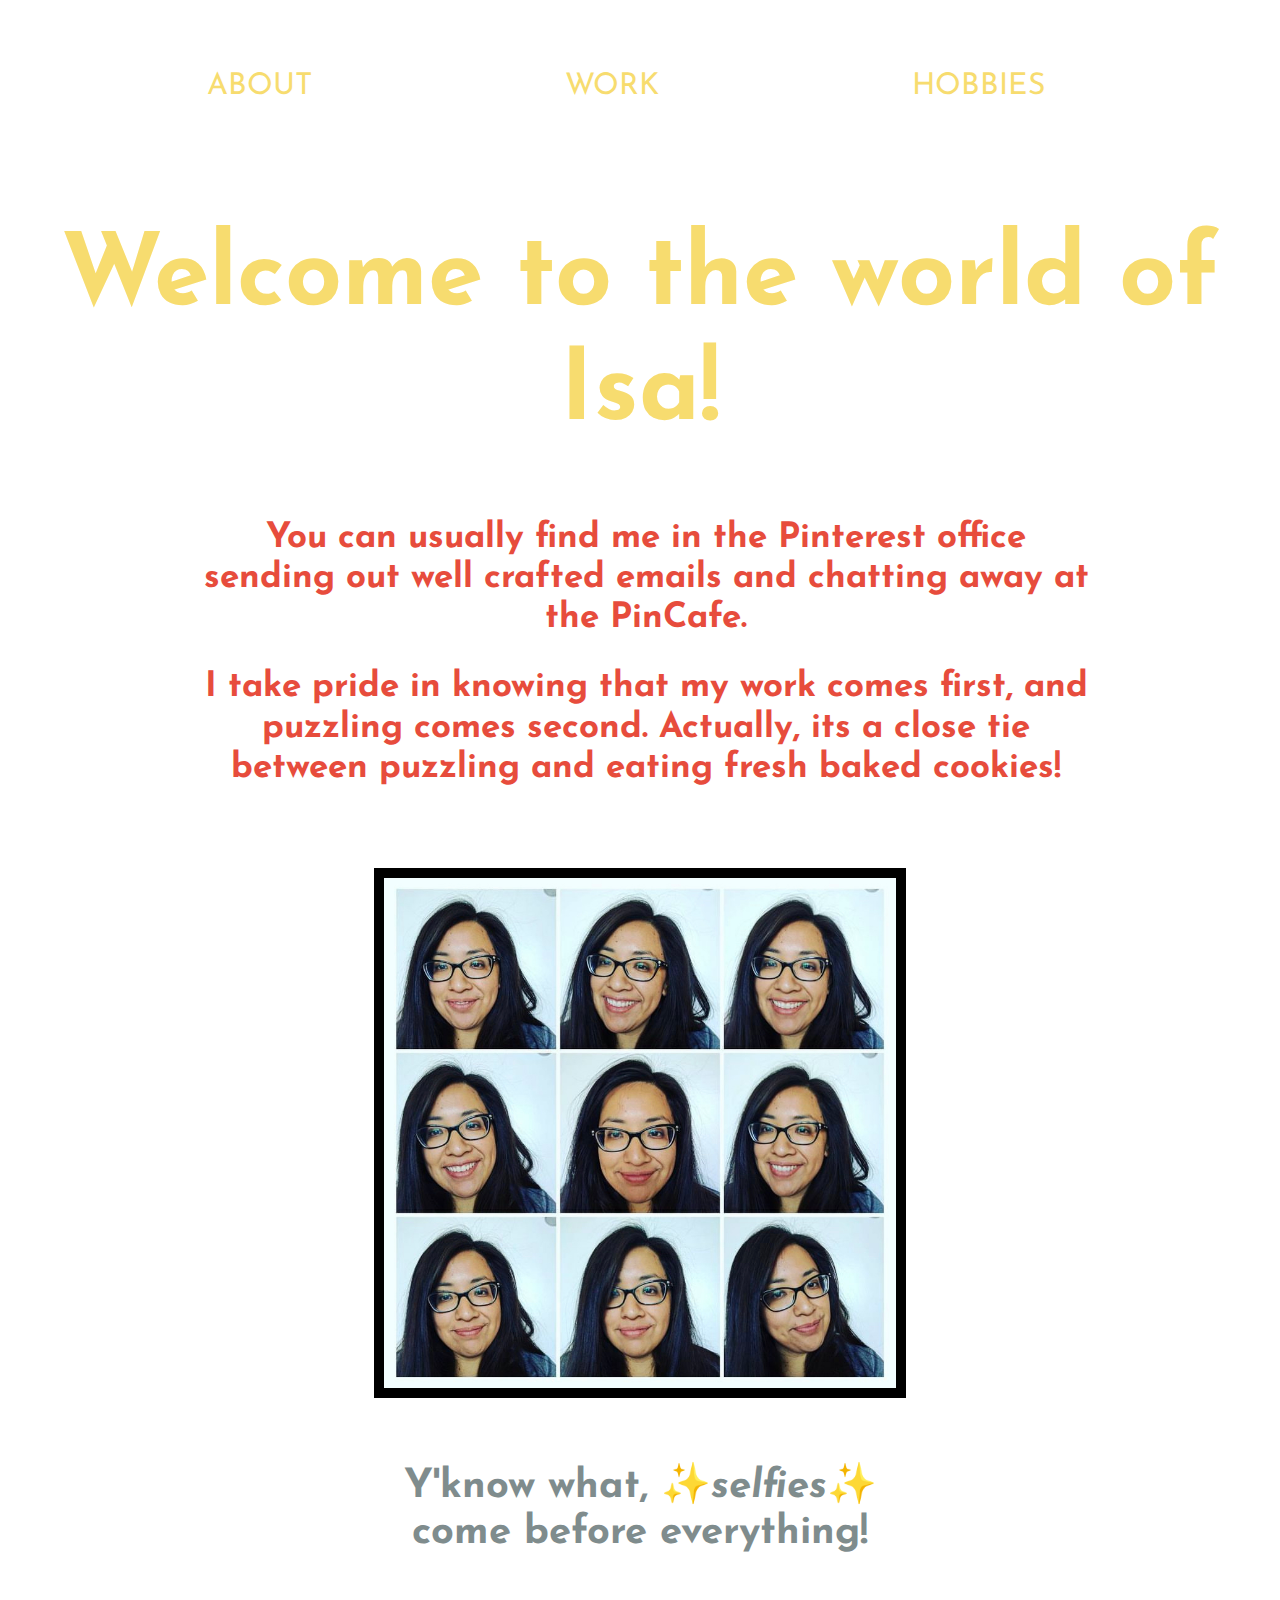
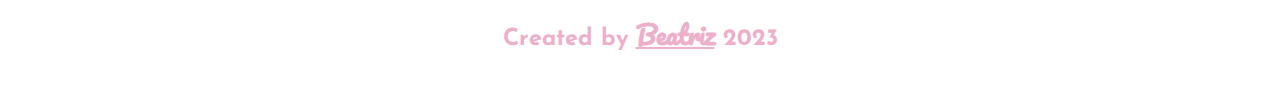
<file: index.html>
<!DOCTYPE html>
<html lang="en">
    <head>
        <meta charset="UTF-8">
        <title>Isaura's Homepage</title>
         <link rel="stylesheet" href="css/normalize.css">
        <link rel="stylesheet" href="css/main.css">
        <link href="https://fonts.googleapis.com/css2?family=Josefin+Sans:wght@600&family=Lobster&family=Pacifico&display=swap" rel="stylesheet">
    </head>
    <body>
        <button onclick="topFunction()" id="myBtn" title="Back to top">Top</button> 
        <script>
            let mybutton = document.getElementById("myBtn");
            window.onscroll = function() {scrollFunction()};
            function scrollFunction() {
                if (document.body.scrollTop > 20 || document.documentElement.scrollTop > 20) {
                    mybutton.style.display = "block";
                } else {
                    mybutton.style.display = "none";
                }
            }
            function topFunction() {
                document.body.scrollTop = 0;
                document.documentElement.scrollTop = 0;
            }
        </script>
        <header>
            <div class="full-width">
                <nav>
                    <ul>
                        <li><a href="about/index.html">About</a></li>
                        <li><a href="work/index.html">Work</a></li>
                        <li><a href="hobbies/index.html">Hobbies</a></li>
                    </ul>
                </nav>
            </div>
            <h1>
                Welcome to the world of Isa!
            </h1>
            <h2>
                You can usually find me in the Pinterest office sending out well crafted emails and chatting away at the PinCafe. 
            </h2>
            <h2>
                I take pride in knowing that my work comes first, and puzzling comes second. Actually, its a close tie between 
                puzzling and eating fresh baked cookies!
            </h2>  
        </header>
        <main>
            <section id="main-html">
                <div class="full-width">
                    <p>
                        <img src="img/isa-selfie-block.png" alt="pictures of Isaura">
                    </p>
                    <h3>
                        Y'know what, ✨<i>selfies</i>✨ <br>come before everything!
                    </h3>
                </div>
            </section>
            <footer>
                <div class="full-width">
                    <h3>
                        Created by <span><a href="https://holabeatriz.com/" target="_blank">Beatriz</a></span> 2023
                    </h3>
                </div>
            </footer>
        </main>
    </body>
</html>
</file>
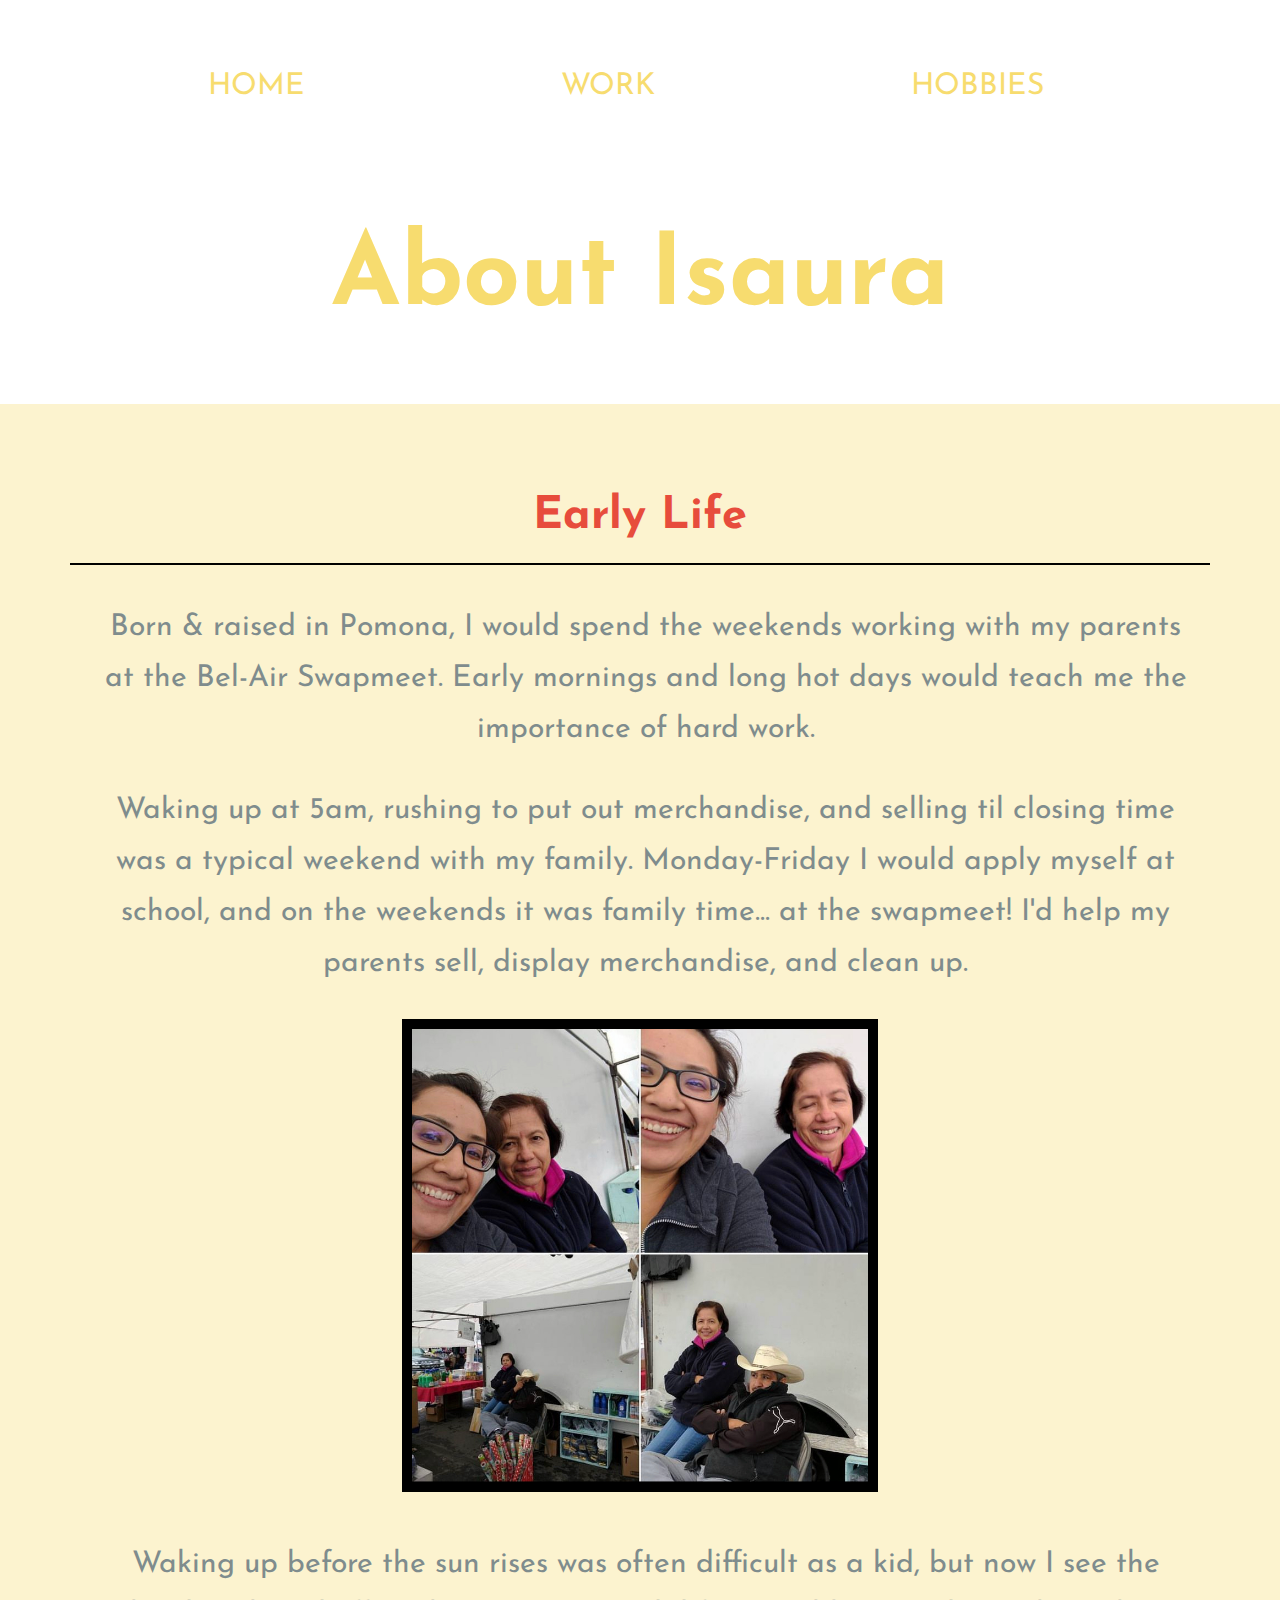
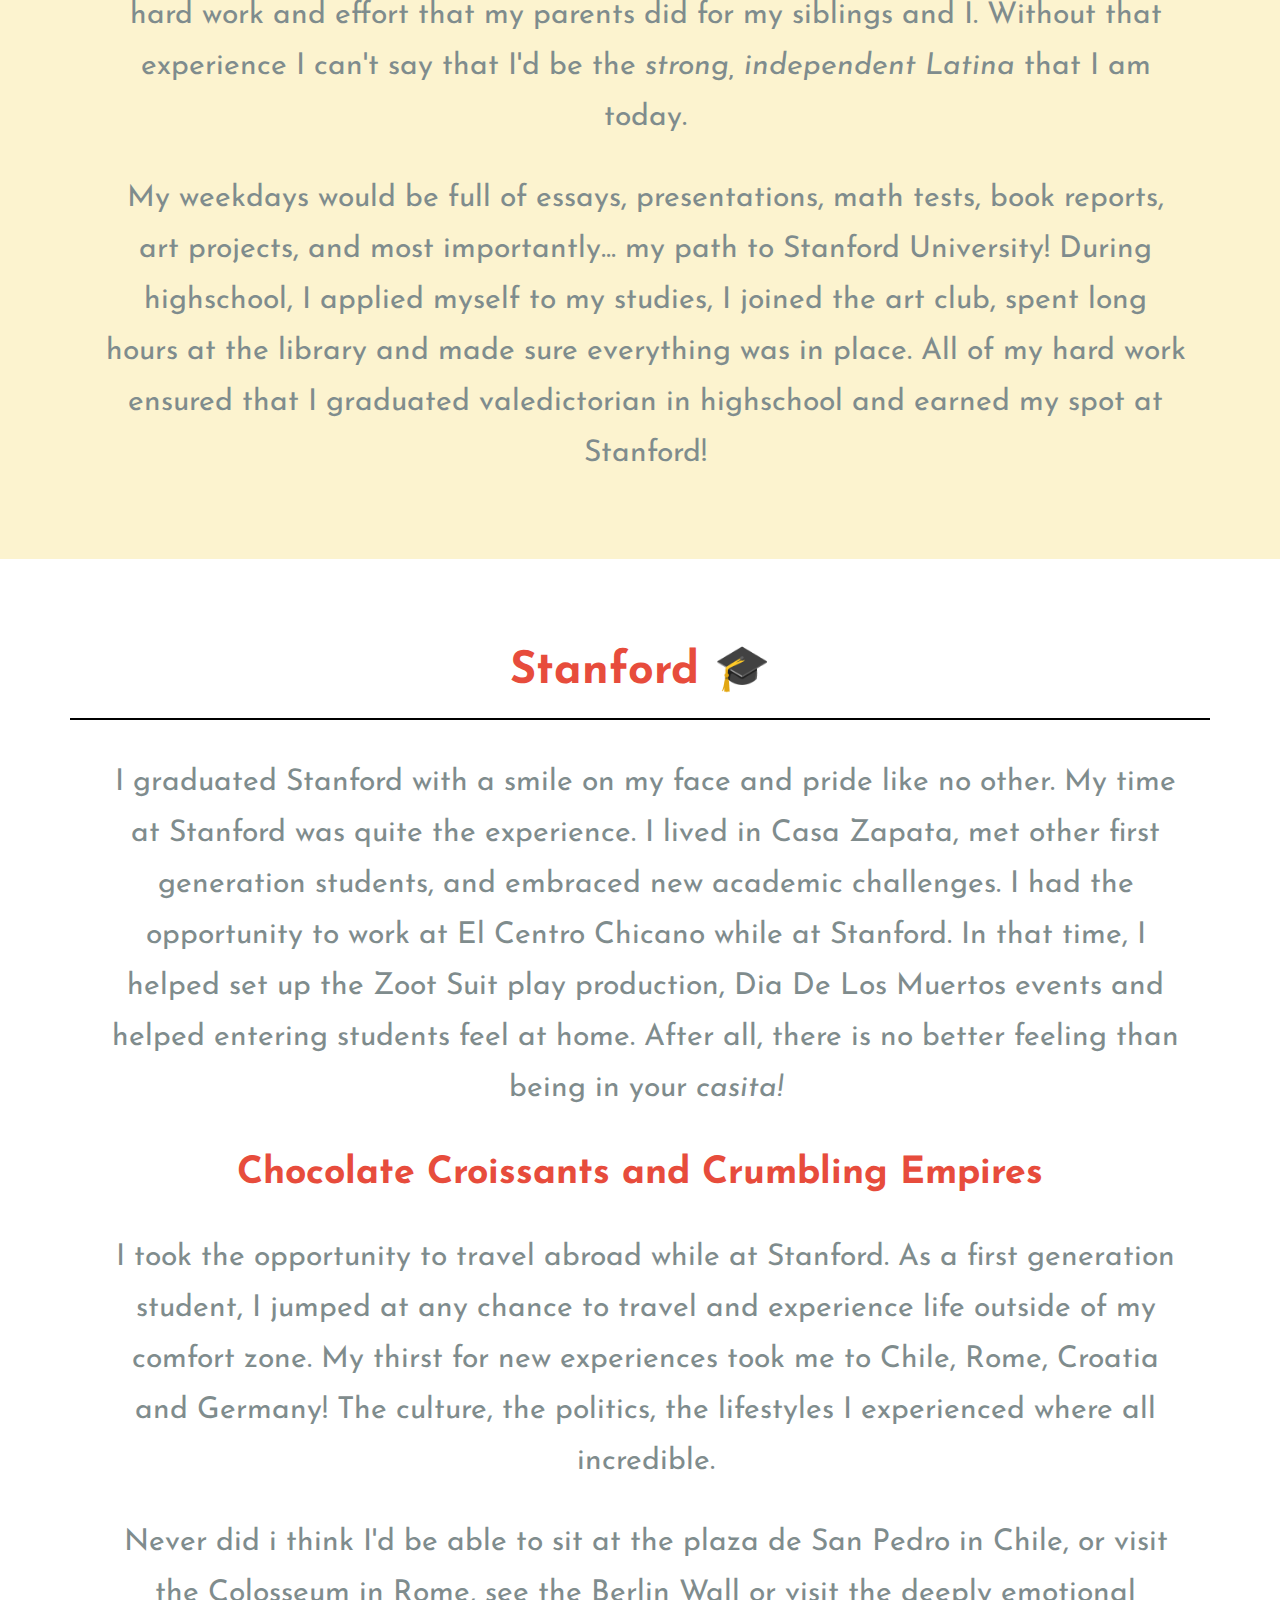
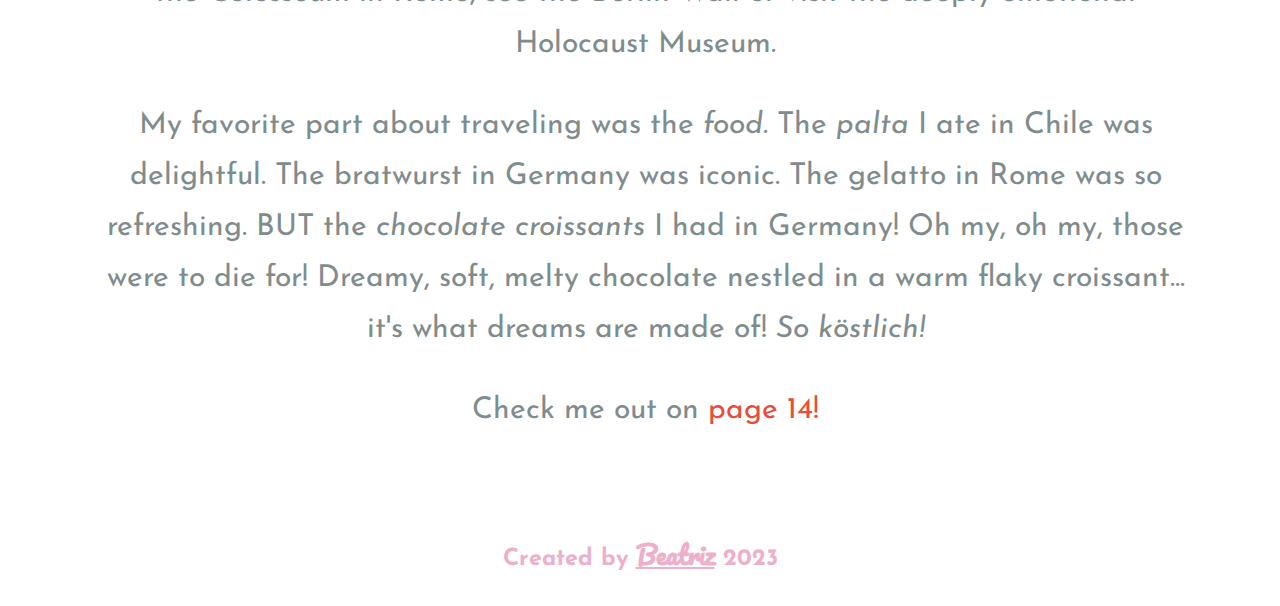
<file: about/index.html>
<!DOCTYPE html>
<html lang="en">

    <head>
        <meta charset="UTF-8">
        <title>All about Isa!</title>
         <link rel="stylesheet" href="../css/normalize.css" />
        <link rel="stylesheet" href="../css/main.css" />
        <link href="https://fonts.googleapis.com/css2?family=Josefin+Sans:wght@600&family=Lobster&family=Pacifico&display=swap" rel="stylesheet">
    </head>
    <body>
        <button onclick="topFunction()" id="myBtn" title="Back to top">Top</button> 
        <script>
            let mybutton = document.getElementById("myBtn");
            window.onscroll = function() {scrollFunction()};
            function scrollFunction() {
                if (document.body.scrollTop > 20 || document.documentElement.scrollTop > 20) {
                    mybutton.style.display = "block";
                } else {
                    mybutton.style.display = "none";
                }
            }
            function topFunction() {
                document.body.scrollTop = 0;
                document.documentElement.scrollTop = 0;
            }
        </script>
        <header class="about">
            <div class="full-width">
                <nav>
                    <ul>
                        <li><a href="../index.html">Home</a></li>
                        <li><a href="../work/index.html">Work</a></li>
                        <li><a href="../hobbies/index.html">Hobbies</a></li>
                    </ul>
                </nav>
            </div>
            <div class="full-width">
                <h1>
                    About Isaura
                </h1>
            </div>
        </header>
        <main>
            <section id="early-life">
                <div class="full-width">
                    <h2>
                        Early Life
                    </h2>
                    <p>
                        Born & raised in Pomona, I would spend the weekends working with my parents at the Bel-Air Swapmeet. 
                        Early mornings and long hot days would teach me the importance of hard work. 
                    </p>
                    <p>
                        Waking up at 5am, rushing to put out merchandise, and selling til closing time was a typical weekend with my family.
                        Monday-Friday I would apply myself at school, and on the weekends it was family time... at the swapmeet!
                        I'd help my parents sell, display merchandise, and clean up. 
                    </p>
                    <img class="parent-selfie" src="../img/isa-swapmeet.png" alt="Isa and parents"/>
                    <p>    
                        Waking up before the sun rises was often difficult as a kid, but now I see 
                        the hard work and effort that my parents did for my siblings and I. Without that experience 
                        I can't say that I'd be the <i>strong, independent Latina</i> that I am today. 
                    </p>
                    <p>   
                        My weekdays would be full of essays, presentations, math tests, book reports, art projects,
                        and most importantly... my path to Stanford University! During highschool, I applied myself to my studies, 
                        I joined the art club, spent long hours at the library and made sure everything was in place. 
                        All of my hard work ensured that I graduated valedictorian in highschool and earned my spot at Stanford!
                    </p>
                </div>
            </section>
            <section id="stanford">
                <div class="full-width">
                    <h2>
                        Stanford 🎓
                    </h2>
                    <p>
                        I graduated Stanford with a smile on my face and pride like no other. My time at Stanford was 
                        quite the experience. I lived in Casa Zapata, met other first generation students, and embraced new 
                        academic challenges. I had the opportunity to work at El Centro Chicano while at Stanford. 
                        In that time, I helped set up the Zoot Suit play production, Dia De Los Muertos events and helped 
                        entering students feel at home. After all, there is no better feeling 
                        than being in your <i>casita!</i>
                    </p>
                    <h3>
                        Chocolate Croissants and Crumbling Empires
                    </h3>
                    <p>
                        I took the opportunity to travel abroad while at Stanford. As a first generation student, I jumped at any 
                        chance to travel and experience life outside of my comfort zone. My thirst for new experiences took me 
                        to Chile, Rome, Croatia and Germany! The culture, the politics, the lifestyles I experienced where all incredible.
                    </p>
                    <p> 
                        Never did i think I'd be able to sit at the plaza de San Pedro in Chile, or visit the Colosseum in Rome, 
                        see the Berlin Wall or visit the deeply emotional Holocaust Museum. 
                    </p>
                    <p>
                        My favorite part about traveling was the <i>food</i>. The <i>palta</i> I ate in Chile was delightful. The bratwurst in 
                        Germany was iconic. The gelatto in Rome was so refreshing. BUT the <i>chocolate croissants</i> 
                        I had in Germany! Oh my, oh my, those were to die for! Dreamy, soft, melty chocolate
                        nestled in a warm flaky croissant... it's what dreams are made of! <i>So köstlich!</i>
                    </p>
                    <p>
                        Check me out on <a href="https://amstudies.stanford.edu/sites/amstudies/files/media/file/as_newsletter_2010.pdf" target="_blank">page 14!</a>
                    </p>
                </div>
            </section>
            <footer>
                <div class="full-width">
                    <h3>
                        Created by <span><a href="https://holabeatriz.com/" target="_blank">Beatriz</a></span> 2023
                    </h3>
                </div>
            </footer>  
        </main>
    </body>
</html>
</file>
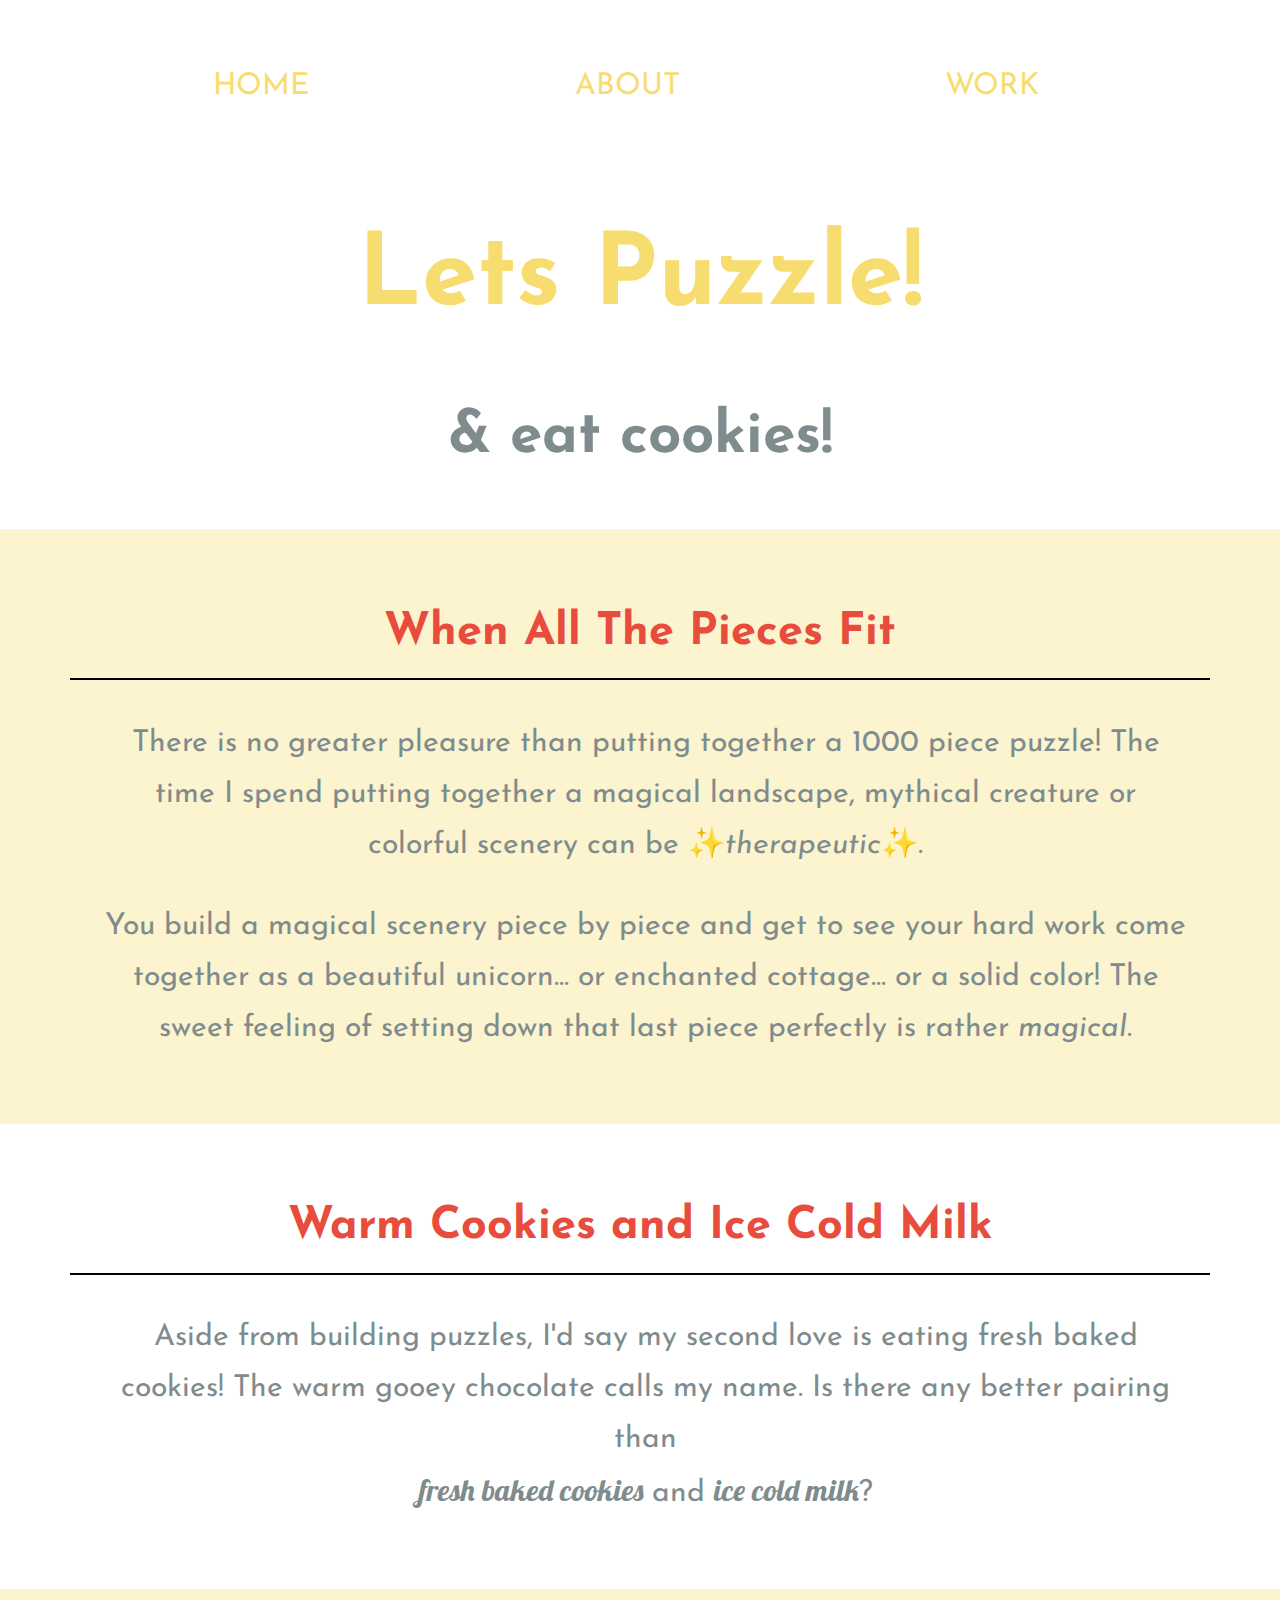
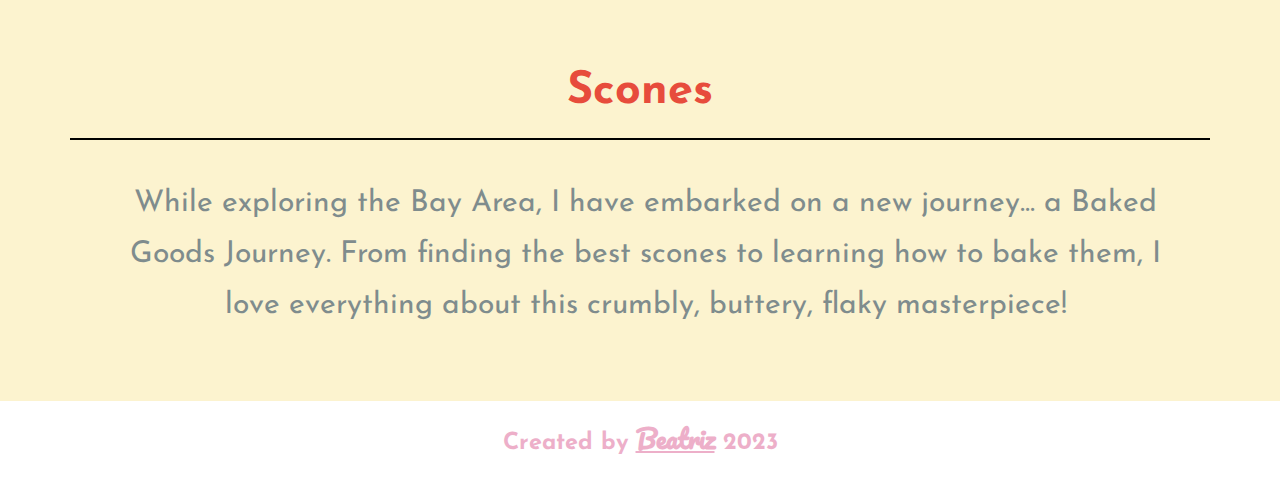
<file: hobbies/index.html>
<!DOCTYPE html>
<html lang="en">

    <head>
        <meta charset="UTF-8">
        <title>Puzzles and Cookies</title>
        <link rel="stylesheet" href="../css/main.css">
        <link rel="stylesheet" href="../css/normalize.css">
        <link href="https://fonts.googleapis.com/css2?family=Josefin+Sans:wght@600&family=Lobster&family=Pacifico&display=swap" rel="stylesheet">
    </head>
    <body>
        <button onclick="topFunction()" id="myBtn" title="Back to top">Top</button> 
        <script>
            let mybutton = document.getElementById("myBtn");
            window.onscroll = function() {scrollFunction()};
            function scrollFunction() {
                if (document.body.scrollTop > 20 || document.documentElement.scrollTop > 20) {
                    mybutton.style.display = "block";
                } else {
                    mybutton.style.display = "none";
                }
            }
            function topFunction() {
                document.body.scrollTop = 0;
                document.documentElement.scrollTop = 0;
            }
        </script>
        <header class="puzzle-header">
            <div class="full-width">
                <nav>
                    <ul>
                        <li><a href="../index.html">Home</a></li>
                        <li><a href="../about/index.html">About</a></li>
                        <li><a href="../work/index.html">Work</a></li>
                    </ul>
                </nav>
            </div>
            <div class="full-width">
                <h1>
                    Lets Puzzle!
                </h1>
                <h3>
                    & eat cookies!
                </h3>
            </div>

        </header>
        <main>
            <section id="puzzles">
                    <div class="full-width">
                        <h2>
                            When All The Pieces Fit
                        </h2>
                        <p>
                            There is no greater pleasure than putting together a 1000 piece puzzle! The time I spend putting together a 
                            magical landscape, mythical creature or colorful scenery can be ✨<i>therapeutic</i>✨. 
                        </p>
                        <p>
                            You build a magical scenery piece by piece and get to see your hard work come together as a beautiful 
                            unicorn... or enchanted cottage... or a solid color!
                            The sweet feeling of setting down that last piece perfectly is rather <i>magical</i>. 
                        </p>
                    </div>
            </section>
            <section id="cookies">
                <div class="full-width">
                    <h2>
                        Warm Cookies and Ice Cold Milk
                    </h2>
                    <p>
                        Aside from building puzzles, I'd say my second love is eating fresh baked cookies! The warm gooey chocolate 
                        calls my name. Is there any better pairing than
                        <br>
                        <span class="galletas">fresh baked cookies</span> 
                        and <span class="galletas">ice cold milk</span>? 
                    </p>    
                </div>   
            </section>
            <section id="scones">
                <div class="full-width">
                    <h2>Scones</h2>
                    <p>
                        While exploring the Bay Area, I have embarked on a new journey... a Baked Goods Journey. From finding the 
                        best scones to learning how to bake them, I love everything about this crumbly, buttery, flaky masterpiece!
                    </p>
                </div>
            </section>
            <footer>
                <div class="full-width">
                    <h3>
                        Created by <span><a href="https://holabeatriz.com/" target="_blank">Beatriz</a></span> 2023
                    </h3>
                </div>
            </footer>  
        </main>
    </body>
</html>
</file>
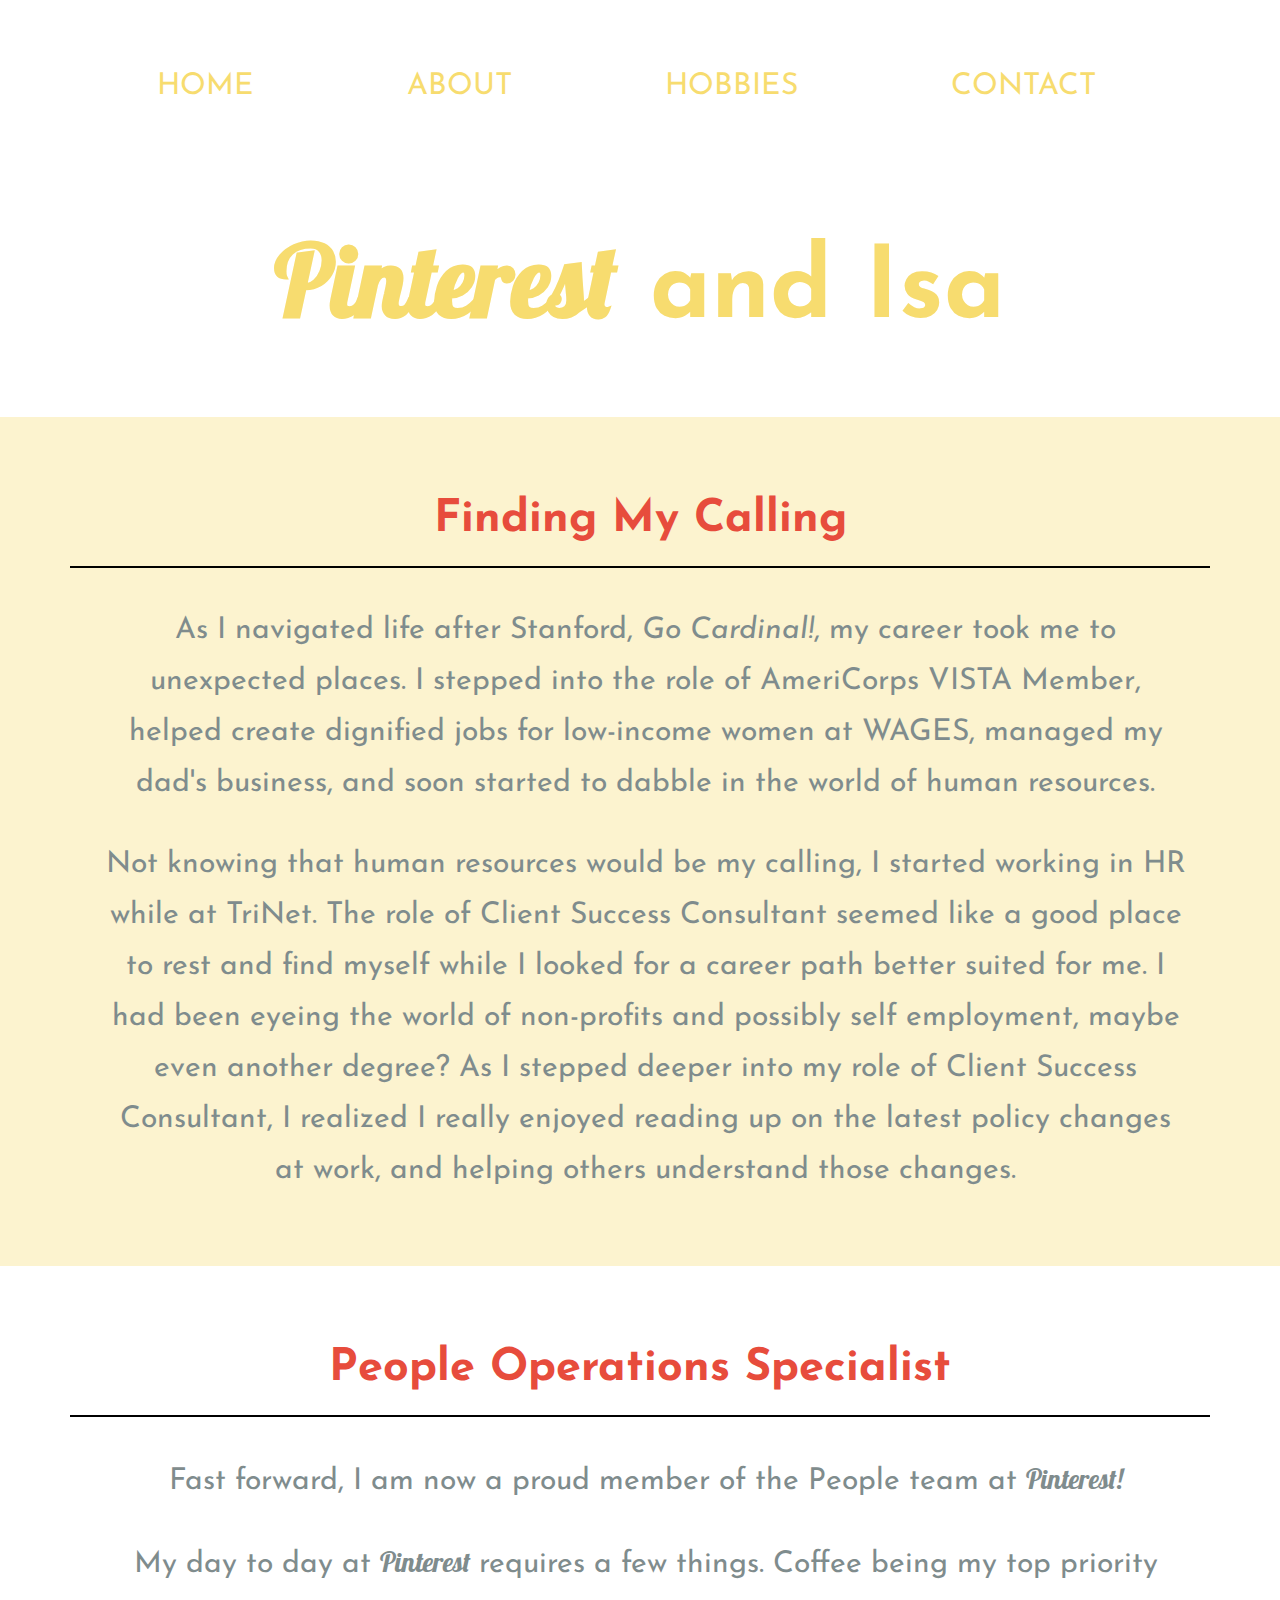
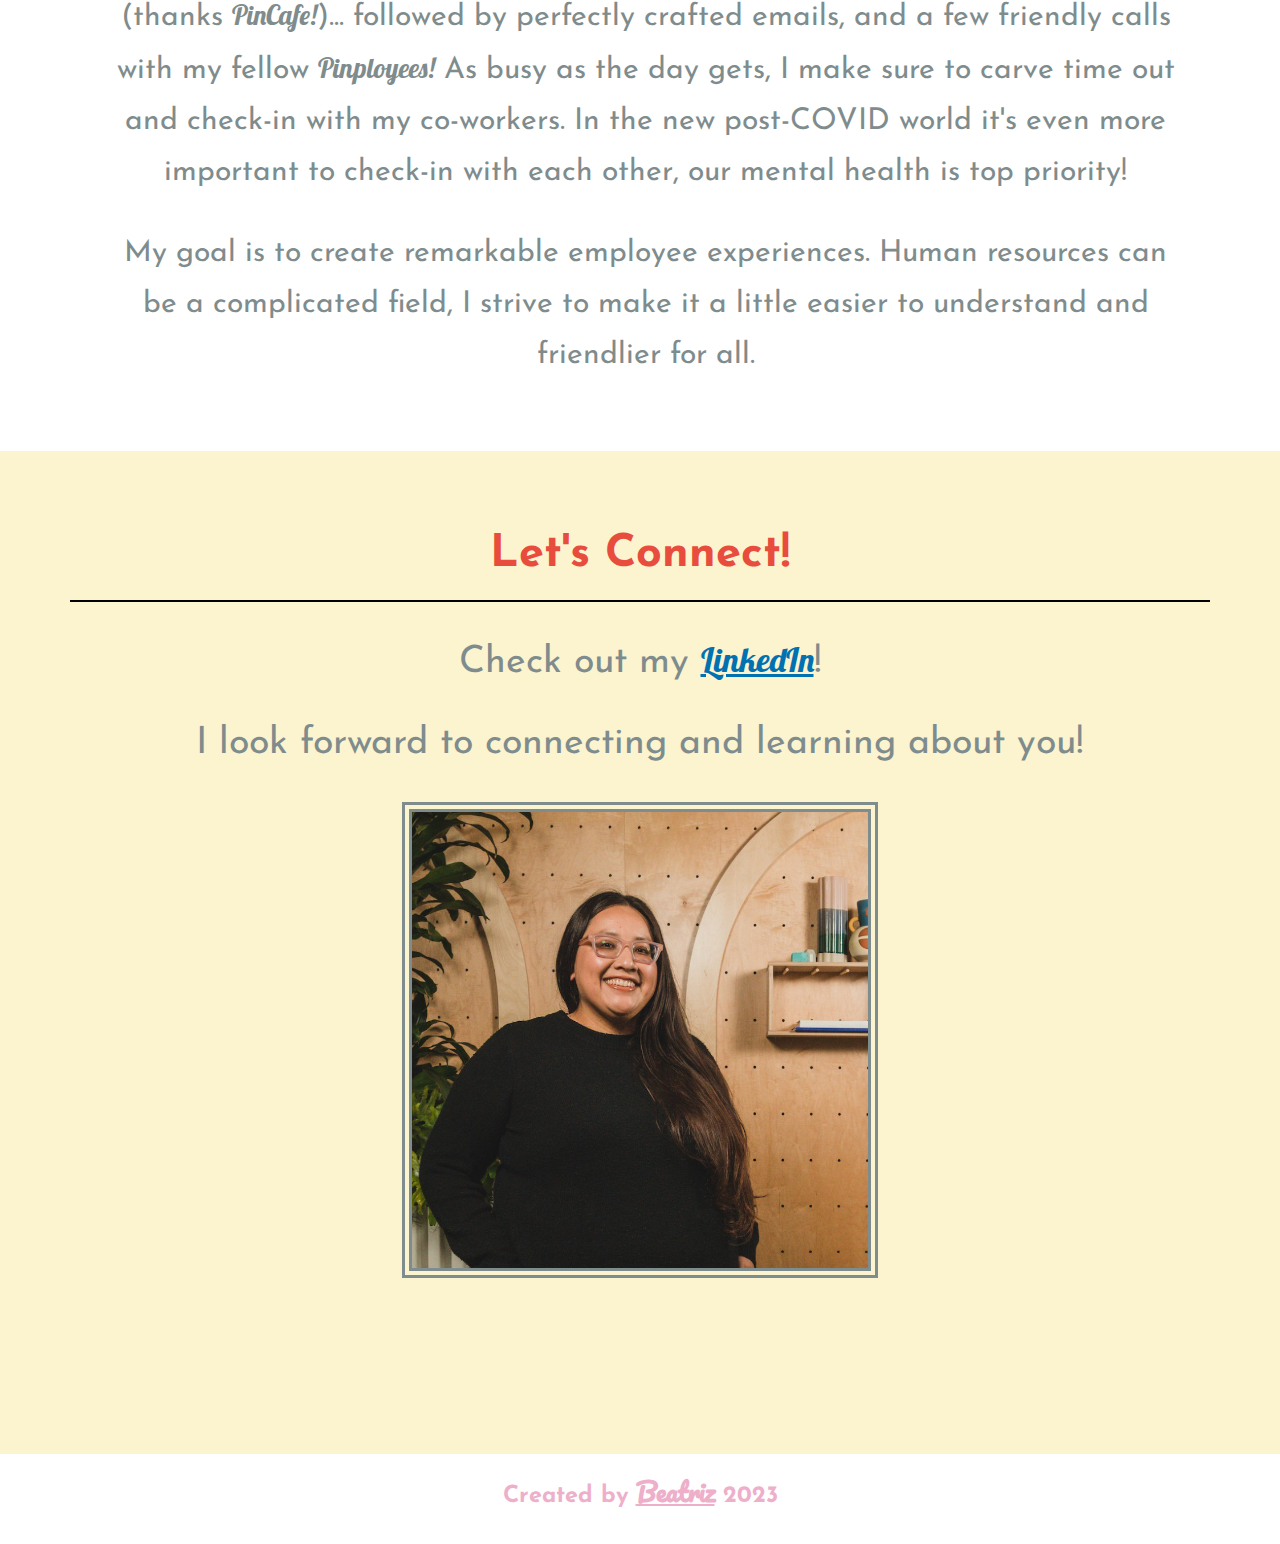
<file: work/index.html>
<!DOCTYPE html>
<html lang="en">

    <head>
        <meta charset="UTF-8">
        <title>Work it girl!</title>
        <link rel="stylesheet" href="../css/main.css">
        <link rel="stylesheet" href="../css/normalize.css">
        <link href="https://fonts.googleapis.com/css2?family=Josefin+Sans:wght@600&family=Lobster&family=Pacifico&display=swap" rel="stylesheet">
    </head>
    <body>
        <button onclick="topFunction()" id="myBtn" title="Back to top">Top</button> 
        <script>
            let mybutton = document.getElementById("myBtn");
            window.onscroll = function() {scrollFunction()};
            function scrollFunction() {
                if (document.body.scrollTop > 20 || document.documentElement.scrollTop > 20) {
                    mybutton.style.display = "block";
                } else {
                    mybutton.style.display = "none";
                }
            }
            function topFunction() {
                document.body.scrollTop = 0;
                document.documentElement.scrollTop = 0;
            }
        </script>
        <header>
            <div class="full-width">
                <nav>
                    <ul>
                        <li><a href="../index.html">Home</a></li>
                        <li><a href="../about/index.html">About</a></li>
                        <li><a href="../hobbies/index.html">Hobbies</a></li>
                        <li><a href="#contact">Contact</a></li>
                    </ul>
                </nav>
            </div>
            <div class="full-width">
                <h1>
                    <span class="font">Pinterest</span> and Isa
                </h1>
            </div>
        </header>
        <main>
            <section id="hr">
                <div class="full-width">
                    <h2>
                        Finding My Calling
                    </h2>
                    <p>
                        As I navigated life after Stanford, <i>Go Cardinal!</i>, my career took me to unexpected places. 
                        I stepped into the role of AmeriCorps VISTA Member, helped create dignified jobs for low-income women at WAGES, 
                        managed my dad's business, and soon started to dabble in the world of human resources.
                    </p>
                    <p>
                        Not knowing that human resources would be my calling, I started working in HR while at TriNet. The role of 
                        Client Success Consultant seemed like a good place to rest and find myself while I looked for a career path 
                        better suited for me. I had been eyeing the world of non-profits and possibly self employment, maybe even another 
                        degree? As I stepped deeper into my role of Client Success Consultant, I realized I really enjoyed reading 
                        up on the latest policy changes at work, and helping others understand those changes.
                    </p>
                </div>
            </section>
            <section id="pos">
                <div class="full-width">
                    <h2>
                        People Operations Specialist
                    </h2>
                    <p>
                        Fast forward, I am now a proud member of the People team at <span>Pinterest!</span>
                    </p>
                    <p>
                        My day to day at <span>Pinterest</span> requires a few things. Coffee being my top priority (thanks 
                        <span>PinCafe!</span>)... followed by perfectly crafted emails, and a few 
                        friendly calls with my fellow <span>Pinployees!</span> As busy as the day gets, I make sure to carve time 
                        out and check-in with my co-workers. In the new post-COVID world it's even more important to check-in 
                        with each other, our mental health is top priority!
                    </p>
                    <p> 
                        My goal is to create remarkable employee experiences. Human resources can be a 
                        complicated field, I strive to make it a little easier to understand and friendlier for all.
                    </p>
                </div>
            </section>
            <section id="contact">
                <div class="full-width">
                    <h2>
                        Let's Connect!
                    </h2>
                    <p>
                        Check out my <span><a href="https://www.linkedin.com/in/isauraguerrero/" target="_blank">LinkedIn</a></span>!
                    </p>
                    <p>
                        I look forward to connecting and learning about you! 
                    </p>
                    <img src="../img/Isaura_Professional_Photo.png" alt="picture of Isaura"/>
                    <p>
                        <span class="adorable">Umm, don't I look adorable!</span>
                    </p>                        
                </div>
            </section>
            <footer>
                <div class="full-width">
                    <h3>
                        Created by <span><a href="https://holabeatriz.com/" target="_blank">Beatriz</a></span> 2023
                    </h3>
                </div>
            </footer>  
        </main>
    </body>
</html>
</file>
<file: css/main.css>
/*****BASE SYLES*****/

body {
    font-family: 'Josefin Sans', sans-serif;
    color: #7F8C8D;
    font-size: 50px;
}

.full-width {
    width: 100%;
    margin: 0 auto;
    overflow: auto;
}

/*****BUTTON HEADER*****/

#myBtn,
#about #myBtn,
#hobbies #myBtn,
#word #my#Btn {
    display: none; 
    position: fixed;
    bottom: 20px; 
    right: 30px; 
    z-index: 99; 
    border: none; 
    outline: none; 
    background-color: #F7DC6F; 
    color: white; 
    cursor: pointer; 
    padding: 17px; 
    border-radius: 90%;
    font-size: 18px; 
}
  
#myBtn:hover,
#about #myBtn:hover,
#hobbies #myBtn:hover,
#word #my#Btn:hover  {
    background-color: #E74C3C;
}

/*****HEADER*****/

header {
    height: 100%;
    text-align: center;
}

nav {
    width: 90%;
    padding: 20px 10px 0 50px;
}

nav ul {
    font-size: 40px;
    display: flex;
    flex-wrap: wrap;
    justify-content: space-around;
    list-style-type: none;
    padding: 20px 30px;
}

nav ul li a {
    text-transform: uppercase;
    color: #F7DC6F;
    text-decoration: none;
}

header h1 {
    text-align: center;
    font-size: 120px;   
    margin-left: 50px;
    margin-right: 50px;
    color: #F7DC6F;
}

header h2 {
    text-align: center;
    font-size: 50px;
    color: #E74C3C;
    margin-left: 70px;
    margin-right: 70px;
}

/*****MAIN SECTION*****/

#main-html {
    text-align: center;
}

img {
    max-width: 100%;
    border: solid 10px black;
}

#main-html h3 {
    text-align: center;
    padding:0 50px;
    font-size: 60px;
}

/*****FOOTER*****/

footer {
    padding-bottom: 10px;
    color: #EDAFC9;
    text-align:center;
    font-size: 20px;
}

footer a {
    color: #EDAFC9;
}

footer span {
    font-family: 'Pacifico', cursive;
    font-size: 25px;
}

/*****ABOUT PAGE******/

#early-life,
#life-pinterest {
    background-color: #FCF3CF;
    text-align:center;
    padding: 50px 70px;
}

#early-life h2,
#stanford h2 {
    color: #E74C3C; 
    font-size: 70px;
    border-bottom: black solid;
    border-width: 2px 0;
    padding-bottom: 20px;
}

#stanford {
    text-align: center;
    padding: 50px 70px;
}

#stanford h3 {
    color: #E74C3C; 
    font-size: 55px;
    text-align: center;
}

#stanford a {
    text-decoration: none;
    color:#E74C3C;
}

/*****WORK PAGE*****/

#hr,
#contact {
    background-color: #FCF3CF;
    text-align: center;
    padding: 40px 70px;
}

header .font {
    font-family: 'Lobster', cursive;
}

#hr h2,
#pos h2,
#contact h2 {
    color: #E74C3C;
    font-size: 70px;
    border-bottom: black solid;
    border-width: 2px 0;
    padding-bottom: 20px;
}

#pos {
    text-align:center;
    padding: 40px 70px;
}

#pos span,
#contact span {
    font-size: 50px;
    font-family: 'Lobster', cursive;
}

#contact img {
    text-align: center;
}

#contact .isaura {
    font-family: 'Lobster', cursive;
    font-size: 40px;
    text-align: center;
}

#contact a {
    color: #0072b1;
}

#contact .adorable {
    font-family: 'Lobster', cursive;
}

#contact .adorable {
    font-family: 'Lobster', cursive;
    background: url("https://media.giphy.com/media/VfjEHoNY0IMAE/giphy.gif");
    -webkit-background-clip: text;
    -webkit-text-fill-color: transparent;
}

#contact img {
    border: 10px double #7F8C8D;
}

/*****HOBBIES*****/

#puzzles,
#scones {
    text-align: center;
    padding: 40px 70px;
    background-color: #FCF3CF;
}

#puzzles h2,
#cookies h2,
#scones h2 {
    color: #E74C3C;
    font-size: 70px;
    border-bottom: black solid;
    border-width: 2px 0;
    padding-bottom: 20px;
}

#cookies {
    text-align: center;
    padding: 40px 70px;
}

#scones p {
    line-height: 75px;
}

#cookies .galletas {
    font-family: 'Lobster', cursive;
}

/*****TABLET MEDIA SCREEN*****/

@media screen and (min-width: 760px) {
    
    #early-life p,
    #stanford p,
    #life-pinterest p, 
    #hr p,
    #pos p,
    #cookies p,
    #puzzles p,
    #scones p  {
        line-height: 170%;
        font-size: 70%;
    }

    nav ul {
        font-size: 30px;
    }

    header h1 {
        font-size: 120%;
    }

    header h2 {
        font-size: 70%;
    }

    /*MAIN*/
    #main-html h3 {
        font-size: 40px;
    }

    /*ABOUT*/
    #early-life h2, 
    #stanford h2 {
        font-size: 100%;
    }

    #stanford h3 {
        font-size: 85%;
    }

    /*WORK*/
    #hr h2, #pos h2,
    #contact h2 {
        font-size: 100%;
    }

    #contact p {
        font-size: 60%;
    }

    img {
        width: 40%;
    }

    #pos span, 
    #contact span {
        font-size: 70%;
    }

    /*HOBBIES*/

    #puzzles h2, 
    #cookies h2,
    #scones h2 {
        font-size: 100%;
    }
}

/*****DESKTOP MEDIA SCREEN*****/

@media screen and (min-width: 1000px) {
    
    #early-life p,
    #stanford p,
    #life-pinterest p, 
    #hr p,
    #pos p,
    #cookies p,
    #puzzles p,
    #scones p  {
        line-height: 170%;
        font-size: 60%;
        width: 95%;
        padding-left: 3%;
    }

    /*MAIN*/

    header h1 {
        font-size: 100px;
    }

    header h2 {
        font-size: 70%;
        width: 70%;
        padding-left: 10%;
    }

    #main-html h3 {
        font-size: 40px;
    }

    /*ABOUT*/

    #early-life h2,
    #stanford h2 {
        font-size: 90%;
    }

    #stanford h3 {
        font-size: 75%;
    }

    /*WORK*/

    #hr h2, 
    #pos h2,
    #contact h2 {
        font-size: 90%;
    }

    #pos span, 
    #contact span {
        font-size: 90%;
    }

    #contact p {
        font-size: 75%;
    }

    /*HOBBIES*/

    #puzzles h2,
    #cookies h2,
    #scones h2 {
        font-size: 90%;
    }
}
</file>
